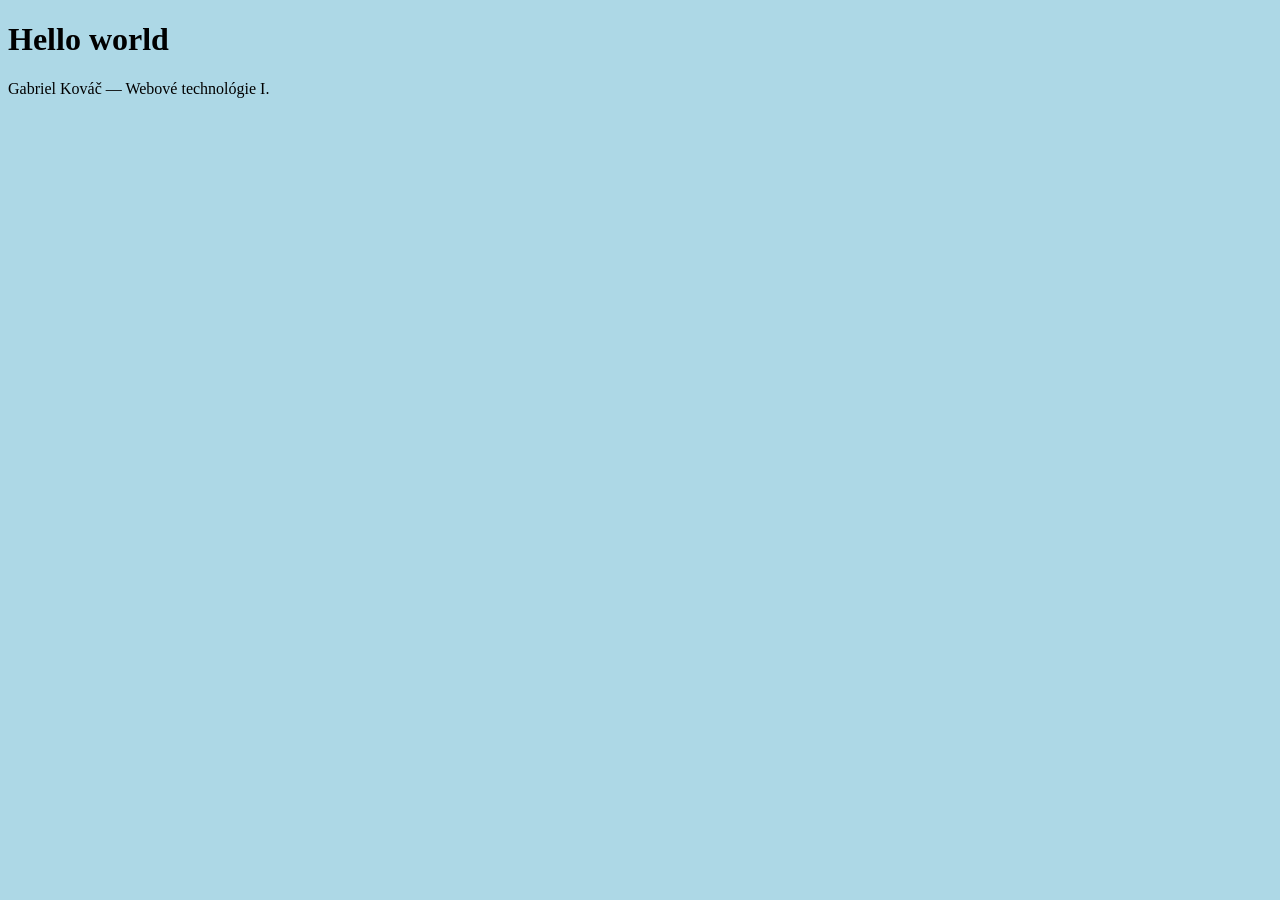
<file: index.html>
<!DOCTYPE html>
<html lang="sk">
  <head>
    <meta charset="UTF-8" />
    <meta name="viewport" content="width=device-width, initial-scale=1.0" />
    <title>Hello world</title>

    <style>
      body {
        background-color: lightblue;
      }
    </style>

  </head>
  <body>
    <h1>Hello world</h1>
    <p>Gabriel Kováč — Webové technológie I.</p>
  </body>
</html>
</file>
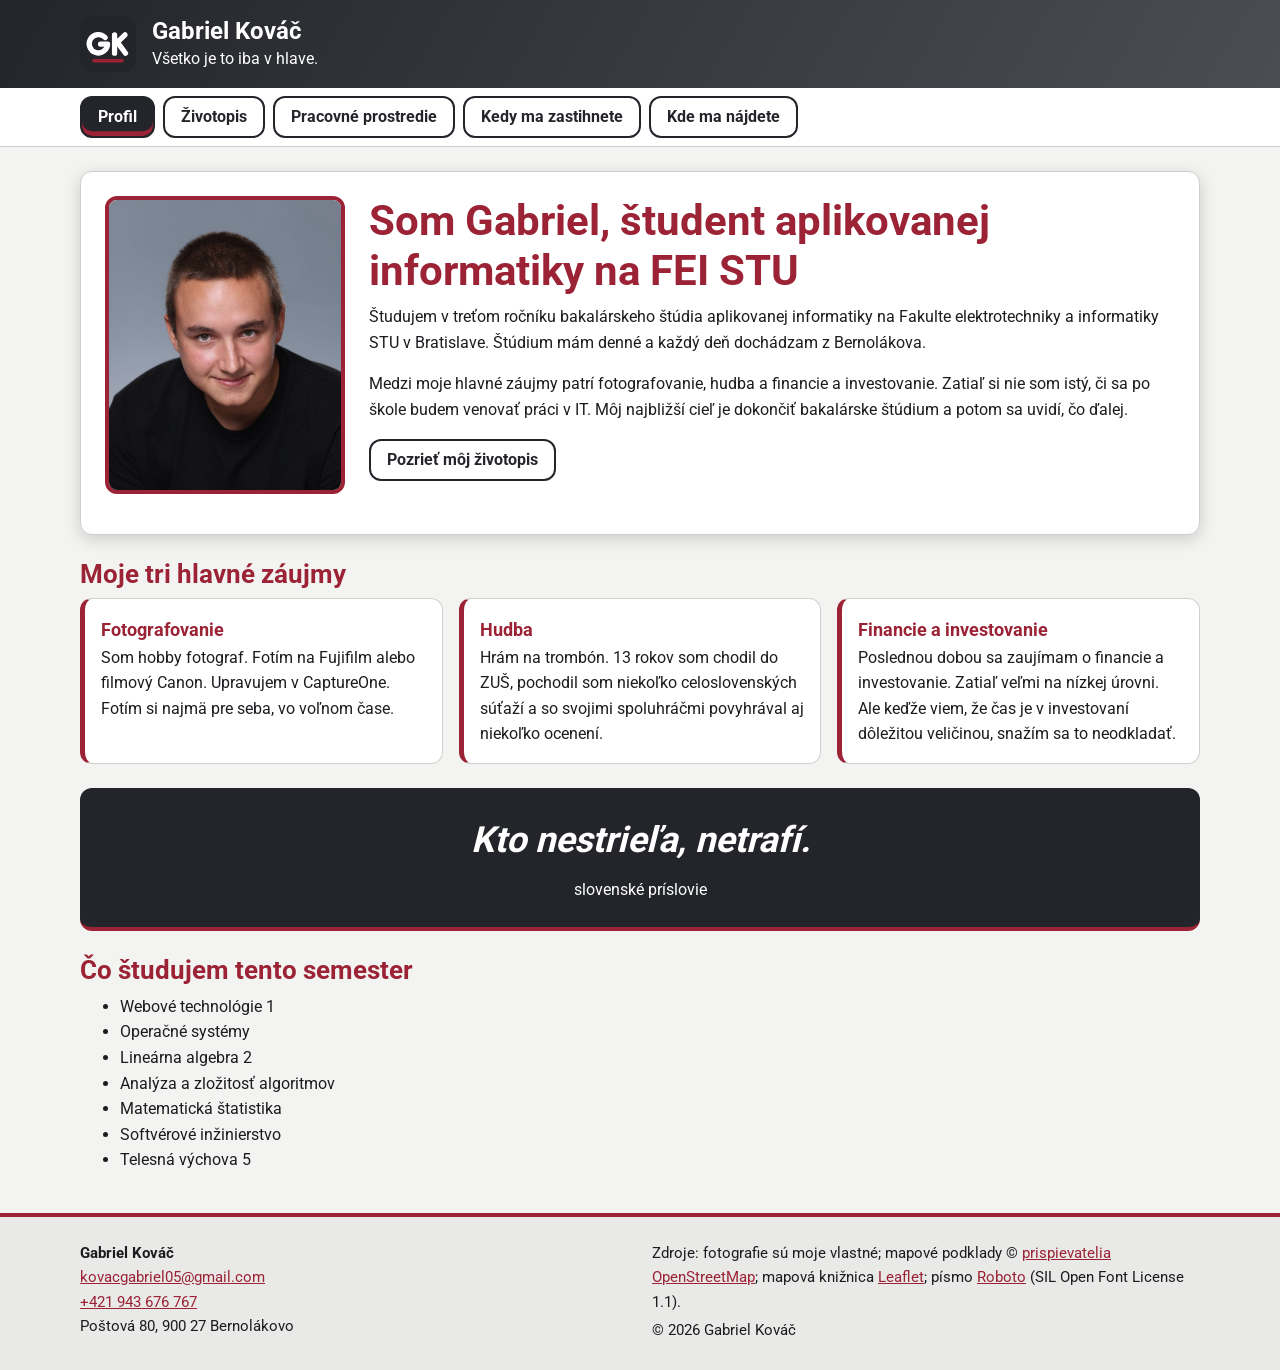
<file: Z1_Kovac/index.html>
<!doctype html>
<html lang="sk">
<head>
  <meta charset="utf-8">
  <meta name="viewport" content="width=device-width, initial-scale=1">
  <title>Profil | Gabriel Kováč</title>
  <meta name="description" content="Osobná vizitka Gabriela Kováča, študenta aplikovanej informatiky na FEI STU v Bratislave. Fotografovanie, hudba, financie a investovanie.">
  <meta property="og:type" content="website">
  <meta property="og:locale" content="sk_SK">
  <meta property="og:title" content="Profil | Gabriel Kováč">
  <meta property="og:description" content="Osobná vizitka Gabriela Kováča, študenta aplikovanej informatiky na FEI STU v Bratislave. Fotografovanie, hudba, financie a investovanie.">
  <meta property="og:image" content="img/og-image.jpg">
  <link rel="icon" href="favicon.ico" sizes="any">
  <link rel="icon" href="img/monogram.svg" type="image/svg+xml">
  <link rel="stylesheet" href="css/styles.css">
  <link rel="stylesheet" href="css/print.css" media="print">
  <script src="js/script.js" defer></script>
</head>
<body data-page="profile">
  <input class="nav-toggle" type="checkbox" id="nav-toggle">

  <header class="site-header">
    <div class="container site-header__inner">
      <div class="brand">
        <a href="index.html">
          <img class="brand__logo" src="img/monogram.svg" alt="Monogram GK" width="64" height="64">
        </a>
        <div>
          <p class="brand__name">Gabriel Kováč</p>
          <p class="brand__slogan">Všetko je to iba v hlave.</p>
        </div>
      </div>
      <label class="nav-toggle-label" for="nav-toggle">Menu</label>
    </div>
  </header>

  <nav class="site-nav">
    <ul class="site-nav__list">
        <li><a class="control is-active" href="index.html">Profil</a></li>
        <li><a class="control" href="pages/cv.html">Životopis</a></li>
        <li><a class="control" href="pages/workspace.html">Pracovné prostredie</a></li>
        <li><a class="control" href="pages/schedule.html">Kedy ma zastihnete</a></li>
        <li><a class="control" href="pages/map.html">Kde ma nájdete</a></li>
    </ul>
  </nav>

  <main id="main" class="container">
    <article class="card profile">
      <figure class="profile__photo">
        <img src="img/me.jpg" alt="Portrét Gabriela Kováča: usmiaty mladý muž s krátkymi vlasmi v čiernom tričku" width="800" height="1000" loading="lazy">
      </figure>
      <h1>Som Gabriel, študent aplikovanej informatiky na FEI STU</h1>
      <p>Študujem v treťom ročníku bakalárskeho štúdia aplikovanej informatiky na Fakulte elektrotechniky a informatiky STU v Bratislave. Štúdium mám denné a každý deň dochádzam z Bernolákova.</p>
      <p>Medzi moje hlavné záujmy patrí fotografovanie, hudba a financie a investovanie. Zatiaľ si nie som istý, či sa po škole budem venovať práci v IT. Môj najbližší cieľ je dokončiť bakalárske štúdium a potom sa uvidí, čo ďalej.</p>
      <p><a class="control" href="pages/cv.html">Pozrieť môj životopis</a></p>
    </article>

    <section>
      <h2>Moje tri hlavné záujmy</h2>
      <ul class="key-list">
        <li>
          <strong>Fotografovanie</strong>
          Som hobby fotograf. Fotím na Fujifilm alebo filmový Canon. Upravujem v CaptureOne. Fotím si najmä pre seba, vo voľnom čase.
        </li>
        <li>
          <strong>Hudba</strong>
          Hrám na trombón. 13 rokov som chodil do ZUŠ, pochodil som niekoľko celoslovenských súťaží a so svojimi spoluhráčmi povyhrával aj niekoľko ocenení.
        </li>
        <li>
          <strong>Financie a investovanie</strong>
          Poslednou dobou sa zaujímam o financie a investovanie. Zatiaľ veľmi na nízkej úrovni. Ale keďže viem, že čas je v investovaní dôležitou veličinou, snažím sa to neodkladať.
        </li>
      </ul>
    </section>

    <aside class="motto">
      <p class="motto__text">Kto nestrieľa, netrafí.</p>
      <p class="motto__source">slovenské príslovie</p>
    </aside>

    <section>
      <h2>Čo študujem tento semester</h2>
      <ul>
        <li>Webové technológie 1</li>
        <li>Operačné systémy</li>
        <li>Lineárna algebra 2</li>
        <li>Analýza a zložitosť algoritmov</li>
        <li>Matematická štatistika</li>
        <li>Softvérové inžinierstvo</li>
        <li>Telesná výchova 5</li>
      </ul>
    </section>
  </main>

  <footer class="site-footer">
    <div class="container site-footer__inner">
      <address>
        <strong>Gabriel Kováč</strong><br>
        <a href="mailto:kovacgabriel05@gmail.com">kovacgabriel05@gmail.com</a><br>
        <a href="tel:+421943676767">+421 943 676 767</a><br>
        Poštová 80, 900 27 Bernolákovo
      </address>
      <div class="site-footer__sources">
        <p>Zdroje: fotografie sú moje vlastné; mapové podklady © <a href="https://www.openstreetmap.org/copyright">prispievatelia OpenStreetMap</a>; mapová knižnica <a href="https://leafletjs.com/">Leaflet</a>; písmo <a href="https://github.com/googlefonts/roboto-classic">Roboto</a> (SIL Open Font License 1.1).</p>
        <p>© 2026 Gabriel Kováč</p>
      </div>
    </div>
  </footer>
</body>
</html>
</file>
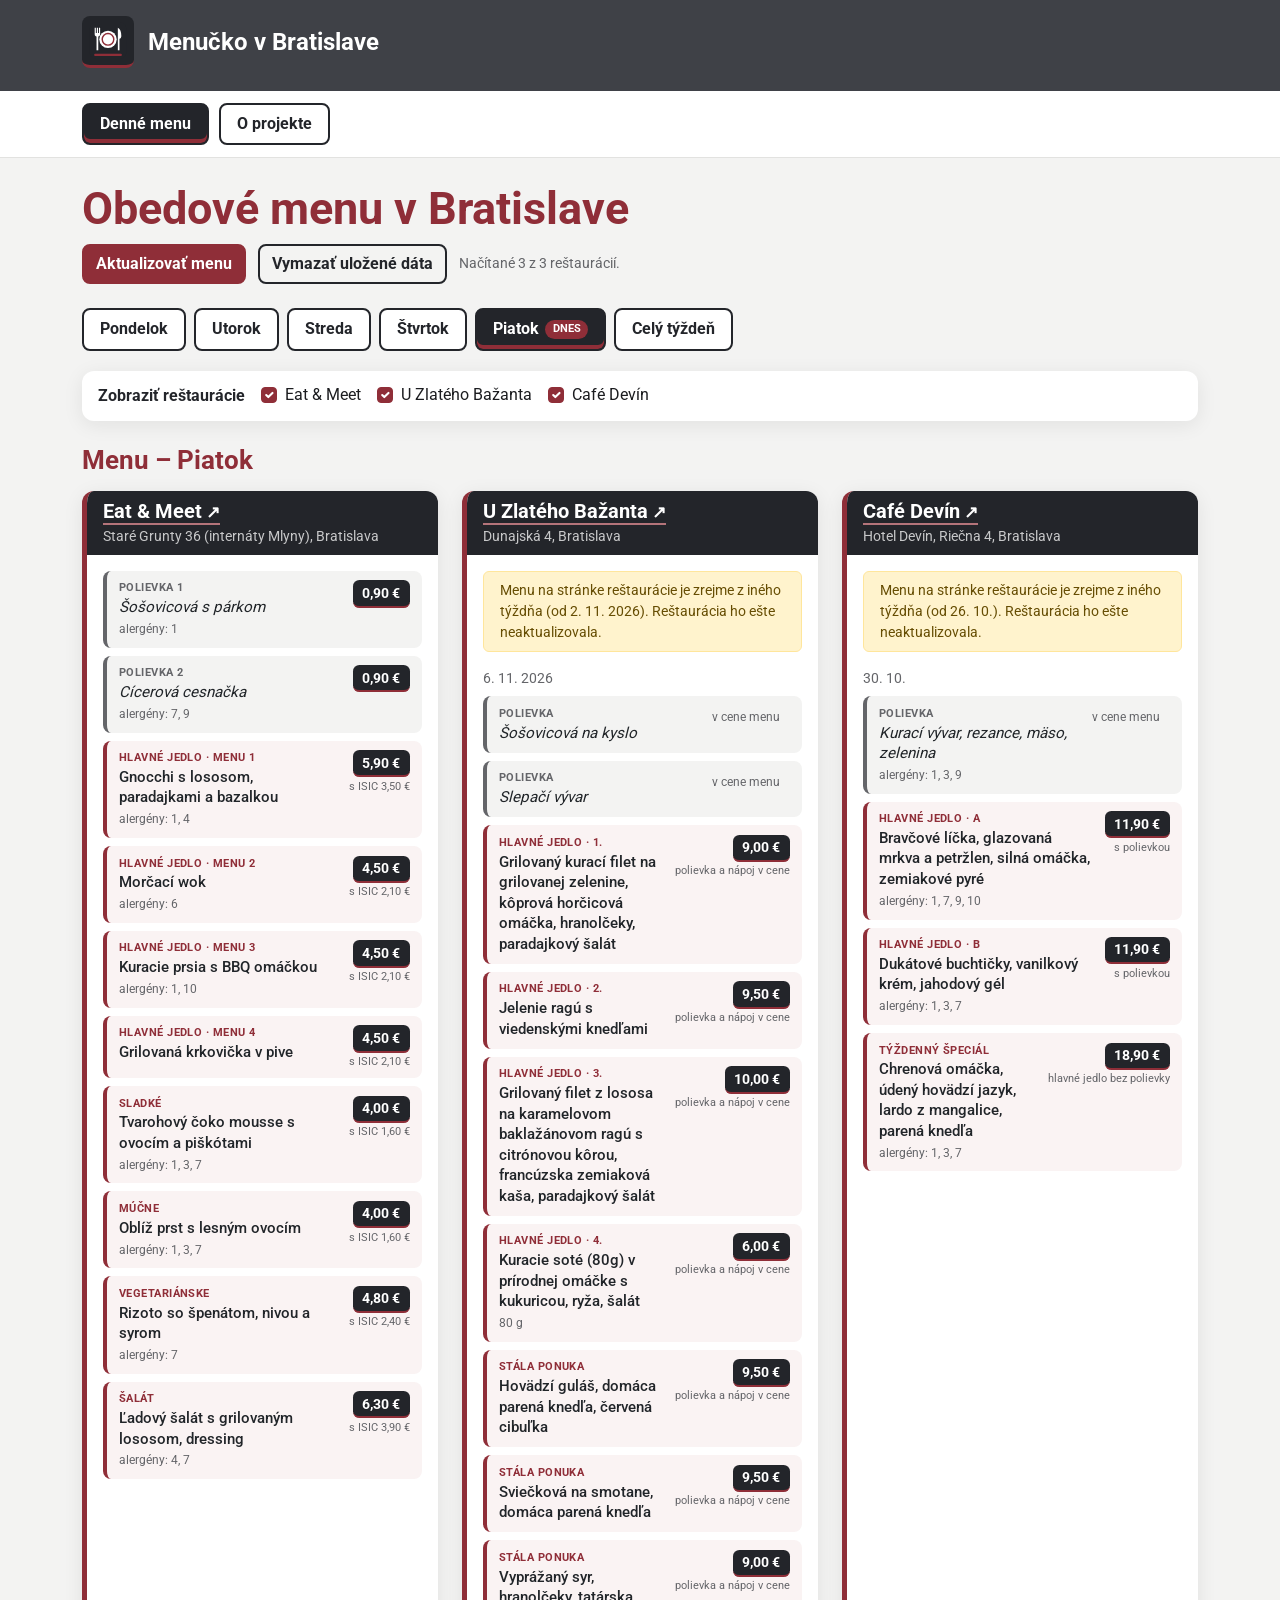
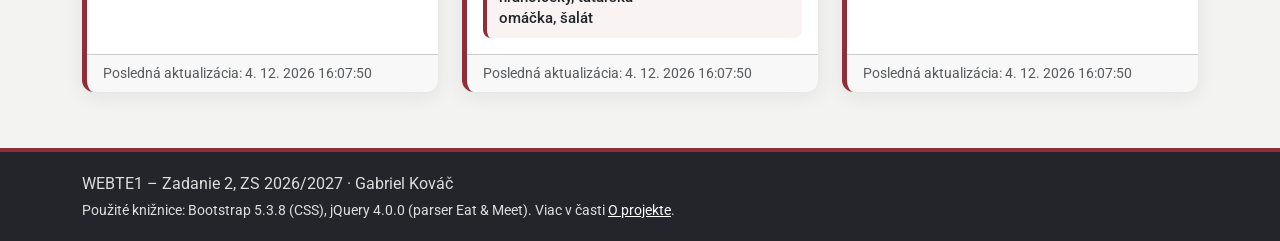
<file: Z2_Kovac/index.html>
<!DOCTYPE html>
<html lang="sk">
<head>
  <meta charset="utf-8">
  <meta name="viewport" content="width=device-width, initial-scale=1">
  <title>Obedové menu v okolí fakulty</title>
  <meta name="description" content="Denné menu reštaurácií v okolí FEI STU na jednom mieste.">
  <link rel="icon" href="favicon.svg" type="image/svg+xml">
  <link rel="stylesheet" href="lib/bootstrap.min.css">
  <link rel="stylesheet" href="css/styles.css">
  <script src="lib/jquery.min.js" defer></script>
  <script src="js/utils.js" defer></script>
  <script src="js/parsers.js" defer></script>
  <script src="js/script.js" defer></script>
</head>
<body>
  <header class="site-header">
    <div class="site-header__top">
      <div class="container">
        <a class="brand" href="index.html">
          <img class="brand__logo" src="favicon.svg" alt="" width="52" height="52">
          <span class="brand__text">
            <span class="brand__name">Menučko v Bratislave</span>

          </span>
        </a>
      </div>
    </div>
    <nav class="site-nav" aria-label="Hlavná navigácia">
      <div class="container">
        <ul class="main-nav">
          <li><a href="index.html" aria-current="page">Denné menu</a></li>
          <li><a href="o-projekte.html">O projekte</a></li>
        </ul>
      </div>
    </nav>
  </header>

  <main class="container py-4">
    <section class="intro" aria-labelledby="page-title">
      <h1 id="page-title">Obedové menu v Bratislave</h1>


      <div class="toolbar">
        <button id="refresh" type="button" class="btn btn-brand">Aktualizovať menu</button>
        <button id="clear" type="button" class="btn btn-outline-secondary">Vymazať uložené dáta</button>
        <p id="status" class="status" role="status" aria-live="polite">Menu sa načítava…</p>
      </div>
    </section>

    <p id="weekend-note" class="alert alert-info" hidden>
      Dnes je víkend a denné menu sa podáva iba v pracovné dni. Zobrazujeme menu na pondelok.
    </p>

    <nav class="day-nav" aria-label="Výber dňa">
      <ul id="day-tabs" class="day-tabs"></ul>
    </nav>

    <section class="filters" aria-labelledby="filters-title">
      <h2 id="filters-title" class="filters__title">Zobraziť reštaurácie</h2>
      <div id="filters" class="filters__list"></div>
    </section>

    <section aria-labelledby="menu-title">
      <h2 id="menu-title" class="menu-title">Menu</h2>
      <div id="cards" class="row g-4"></div>
    </section>
  </main>

  <footer class="site-footer">
    <div class="container">
      <p class="mb-1">WEBTE1 – Zadanie 2, ZS 2026/2027 · Gabriel Kováč</p>
      <p class="mb-0 small">
        Použité knižnice: Bootstrap 5.3.8 (CSS), jQuery 4.0.0 (parser Eat &amp; Meet).
        Viac v časti <a href="o-projekte.html">O projekte</a>.
      </p>
    </div>
  </footer>
</body>
</html>
</file>
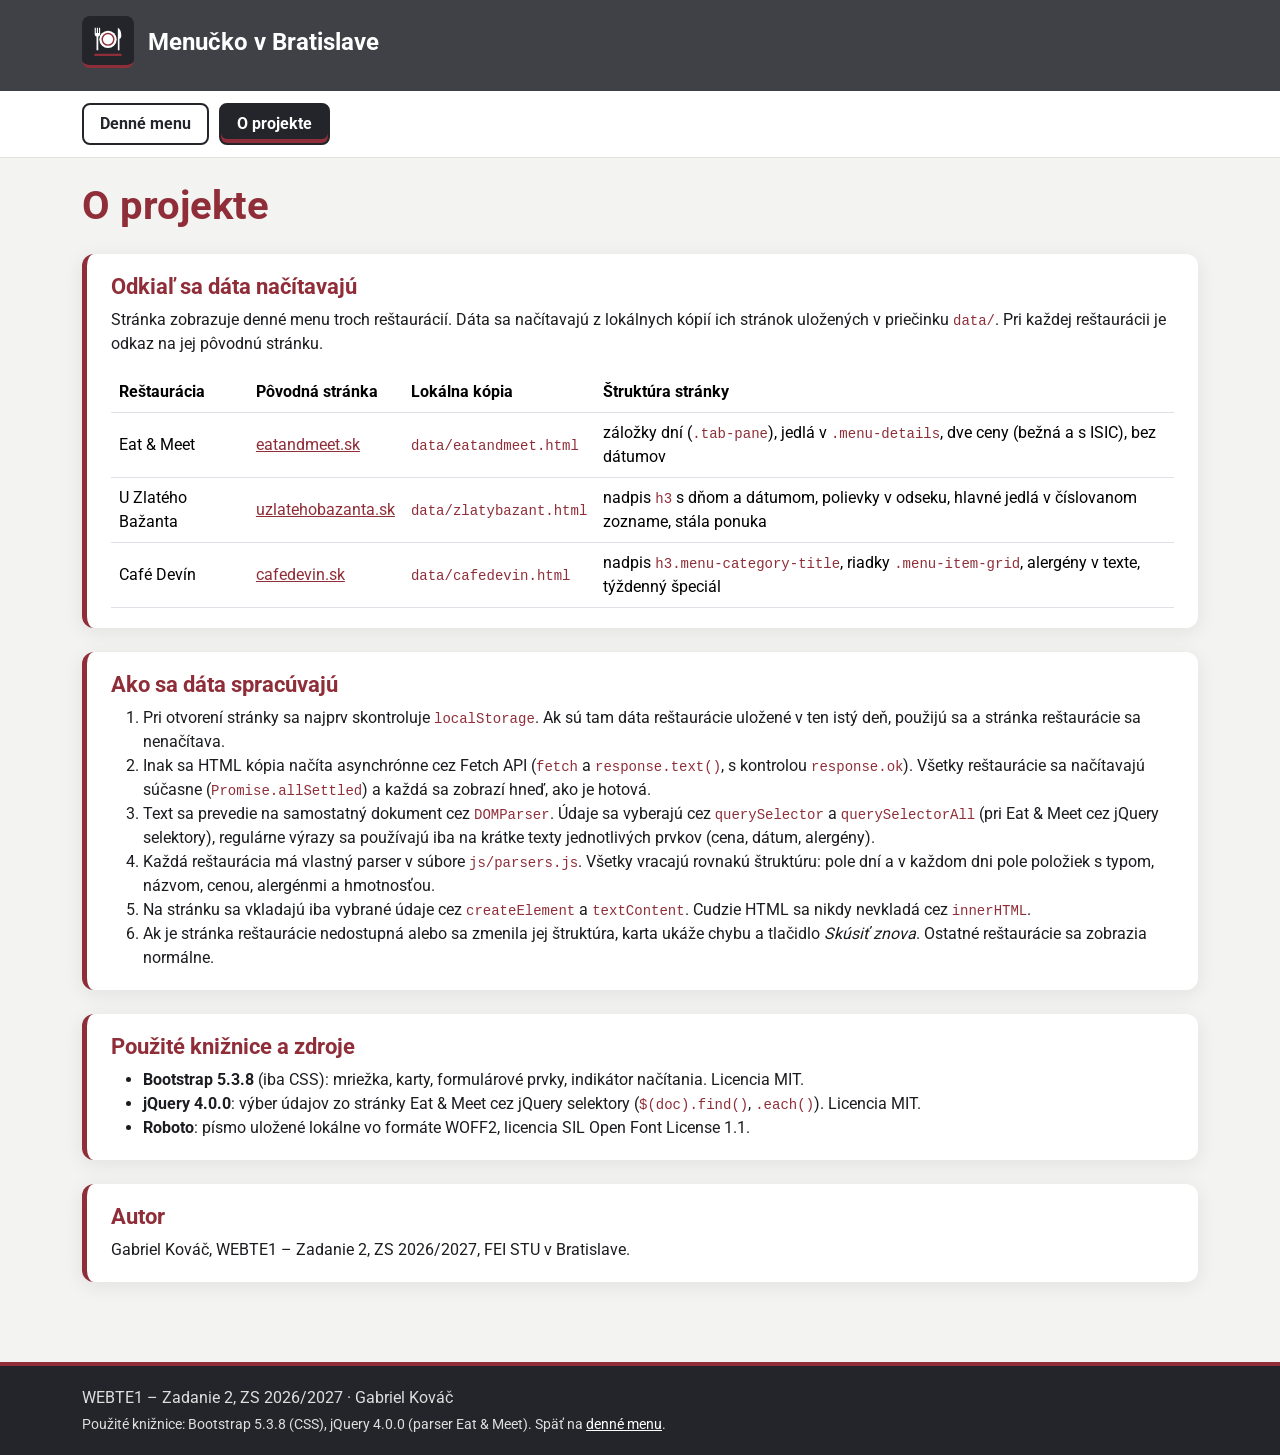
<file: Z2_Kovac/o-projekte.html>
<!DOCTYPE html>
<html lang="sk">
<head>
  <meta charset="utf-8">
  <meta name="viewport" content="width=device-width, initial-scale=1">
  <title>O projekte | Obedové menu v okolí fakulty</title>
  <meta name="description" content="Ako stránka Obedové menu v okolí fakulty získava a spracúva dáta.">
  <link rel="icon" href="favicon.svg" type="image/svg+xml">
  <link rel="stylesheet" href="lib/bootstrap.min.css">
  <link rel="stylesheet" href="css/styles.css">
</head>
<body>
  <header class="site-header">
    <div class="site-header__top">
      <div class="container">
        <a class="brand" href="index.html">
          <img class="brand__logo" src="favicon.svg" alt="" width="52" height="52">
          <span class="brand__text">
            <span class="brand__name">Menučko v Bratislave</span>

          </span>
        </a>
      </div>
    </div>
    <nav class="site-nav" aria-label="Hlavná navigácia">
      <div class="container">
        <ul class="main-nav">
          <li><a href="index.html">Denné menu</a></li>
          <li><a href="o-projekte.html" aria-current="page">O projekte</a></li>
        </ul>
      </div>
    </nav>
  </header>

  <main class="container py-4">
    <h1 class="mb-4">O projekte</h1>

    <section class="about-section" aria-labelledby="sources-title">
      <h2 id="sources-title">Odkiaľ sa dáta načítavajú</h2>
      <p>
        Stránka zobrazuje denné menu troch reštaurácií. Dáta sa načítavajú z lokálnych kópií ich stránok
        uložených v priečinku <code>data/</code>. Pri každej reštaurácii je odkaz na jej pôvodnú stránku.
      </p>
      <div class="table-responsive">
        <table class="table align-middle mb-0">
          <thead>
            <tr>
              <th scope="col">Reštaurácia</th>
              <th scope="col">Pôvodná stránka</th>
              <th scope="col">Lokálna kópia</th>
              <th scope="col">Štruktúra stránky</th>
            </tr>
          </thead>
          <tbody>
            <tr>
              <td>Eat &amp; Meet</td>
              <td><a href="https://eatandmeet.sk/tyzdenne-menu" target="_blank" rel="noopener">eatandmeet.sk</a></td>
              <td><code>data/eatandmeet.html</code></td>
              <td>záložky dní (<code>.tab-pane</code>), jedlá v <code>.menu-details</code>, dve ceny (bežná a s ISIC), bez dátumov</td>
            </tr>
            <tr>
              <td>U Zlatého Bažanta</td>
              <td><a href="https://uzlatehobazanta.sk/denne-menu/" target="_blank" rel="noopener">uzlatehobazanta.sk</a></td>
              <td><code>data/zlatybazant.html</code></td>
              <td>nadpis <code>h3</code> s dňom a dátumom, polievky v odseku, hlavné jedlá v číslovanom zozname, stála ponuka</td>
            </tr>
            <tr>
              <td>Café Devín</td>
              <td><a href="https://www.cafedevin.sk/menu/denne-business-menu/" target="_blank" rel="noopener">cafedevin.sk</a></td>
              <td><code>data/cafedevin.html</code></td>
              <td>nadpis <code>h3.menu-category-title</code>, riadky <code>.menu-item-grid</code>, alergény v texte, týždenný špeciál</td>
            </tr>
          </tbody>
        </table>
      </div>
    </section>

    <section class="about-section" aria-labelledby="processing-title">
      <h2 id="processing-title">Ako sa dáta spracúvajú</h2>
      <ol>
        <li>Pri otvorení stránky sa najprv skontroluje <code>localStorage</code>. Ak sú tam dáta reštaurácie uložené v ten istý deň, použijú sa a stránka reštaurácie sa nenačítava.</li>
        <li>Inak sa HTML kópia načíta asynchrónne cez Fetch API (<code>fetch</code> a <code>response.text()</code>, s kontrolou <code>response.ok</code>). Všetky reštaurácie sa načítavajú súčasne (<code>Promise.allSettled</code>) a každá sa zobrazí hneď, ako je hotová.</li>
        <li>Text sa prevedie na samostatný dokument cez <code>DOMParser</code>. Údaje sa vyberajú cez <code>querySelector</code> a <code>querySelectorAll</code> (pri Eat &amp; Meet cez jQuery selektory), regulárne výrazy sa používajú iba na krátke texty jednotlivých prvkov (cena, dátum, alergény).</li>
        <li>Každá reštaurácia má vlastný parser v súbore <code>js/parsers.js</code>. Všetky vracajú rovnakú štruktúru: pole dní a v každom dni pole položiek s typom, názvom, cenou, alergénmi a hmotnosťou.</li>
        <li>Na stránku sa vkladajú iba vybrané údaje cez <code>createElement</code> a <code>textContent</code>. Cudzie HTML sa nikdy nevkladá cez <code>innerHTML</code>.</li>
        <li>Ak je stránka reštaurácie nedostupná alebo sa zmenila jej štruktúra, karta ukáže chybu a tlačidlo <em>Skúsiť znova</em>. Ostatné reštaurácie sa zobrazia normálne.</li>
      </ol>
    </section>

    <section class="about-section" aria-labelledby="libraries-title">
      <h2 id="libraries-title">Použité knižnice a zdroje</h2>
      <ul>
        <li><strong>Bootstrap 5.3.8</strong> (iba CSS): mriežka, karty, formulárové prvky, indikátor načítania. Licencia MIT.</li>
        <li><strong>jQuery 4.0.0</strong>: výber údajov zo stránky Eat &amp; Meet cez jQuery selektory (<code>$(doc).find()</code>, <code>.each()</code>). Licencia MIT.</li>
        <li><strong>Roboto</strong>: písmo uložené lokálne vo formáte WOFF2, licencia SIL Open Font License 1.1.</li>
      </ul>
    </section>

    <section class="about-section" aria-labelledby="author-title">
      <h2 id="author-title">Autor</h2>
      <p class="mb-0">Gabriel Kováč, WEBTE1 – Zadanie 2, ZS 2026/2027, FEI STU v Bratislave.</p>
    </section>
  </main>

  <footer class="site-footer">
    <div class="container">
      <p class="mb-1">WEBTE1 – Zadanie 2, ZS 2026/2027 · Gabriel Kováč</p>
      <p class="mb-0 small">
        Použité knižnice: Bootstrap 5.3.8 (CSS), jQuery 4.0.0 (parser Eat &amp; Meet).
        Späť na <a href="index.html">denné menu</a>.
      </p>
    </div>
  </footer>
</body>
</html>
</file>
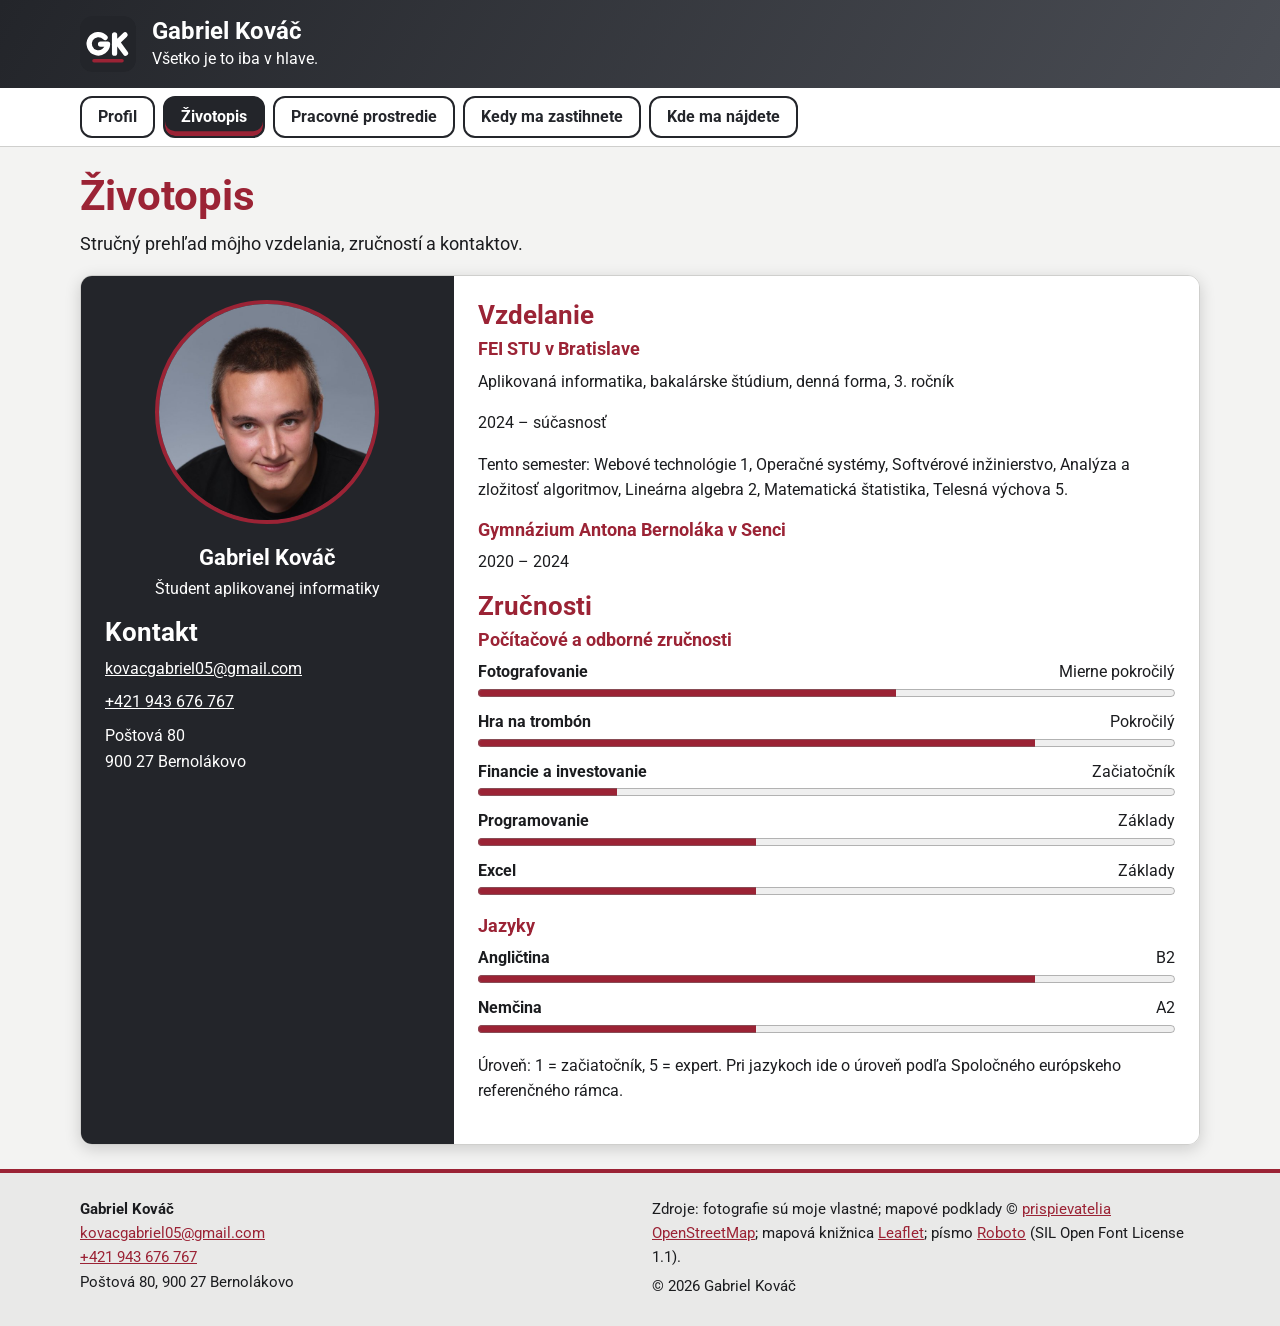
<file: Z1_Kovac/pages/cv.html>
<!doctype html>
<html lang="sk">
<head>
  <meta charset="utf-8">
  <meta name="viewport" content="width=device-width, initial-scale=1">
  <title>Životopis | Gabriel Kováč</title>
  <meta name="description" content="Životopis Gabriela Kováča: vzdelanie, počítačové a jazykové zručnosti a kontaktné údaje.">
  <meta property="og:type" content="website">
  <meta property="og:locale" content="sk_SK">
  <meta property="og:title" content="Životopis | Gabriel Kováč">
  <meta property="og:description" content="Životopis Gabriela Kováča: vzdelanie, počítačové a jazykové zručnosti a kontaktné údaje.">
  <meta property="og:image" content="../img/og-image.jpg">
  <link rel="icon" href="../favicon.ico" sizes="any">
  <link rel="icon" href="../img/monogram.svg" type="image/svg+xml">
  <link rel="stylesheet" href="../css/styles.css">
  <link rel="stylesheet" href="../css/print.css" media="print">
  <script src="../js/script.js" defer></script>
</head>
<body data-page="cv">
  <input class="nav-toggle" type="checkbox" id="nav-toggle">

  <header class="site-header">
    <div class="container site-header__inner">
      <div class="brand">
        <a href="../index.html">
          <img class="brand__logo" src="../img/monogram.svg" alt="Monogram GK" width="64" height="64">
        </a>
        <div>
          <p class="brand__name">Gabriel Kováč</p>
          <p class="brand__slogan">Všetko je to iba v hlave.</p>
        </div>
      </div>
      <label class="nav-toggle-label" for="nav-toggle">Menu</label>
    </div>
  </header>

  <nav class="site-nav">
    <ul class="site-nav__list">
        <li><a class="control" href="../index.html">Profil</a></li>
        <li><a class="control is-active" href="cv.html">Životopis</a></li>
        <li><a class="control" href="workspace.html">Pracovné prostredie</a></li>
        <li><a class="control" href="schedule.html">Kedy ma zastihnete</a></li>
        <li><a class="control" href="map.html">Kde ma nájdete</a></li>
    </ul>
  </nav>

  <main id="main" class="container">
    <h1>Životopis</h1>
    <p class="lead">Stručný prehľad môjho vzdelania, zručností a kontaktov.</p>

    <div class="cv">
      <aside class="cv__side">
        <img class="cv__photo" src="../img/me-cv.jpg" alt="Gabriel Kováč, portrét" width="600" height="600" loading="lazy">
        <p class="cv__name">Gabriel Kováč</p>
        <p class="cv__role">Študent aplikovanej informatiky</p>
        <h2>Kontakt</h2>
        <address>
          <ul class="contact-list">
            <li><a href="mailto:kovacgabriel05@gmail.com">kovacgabriel05@gmail.com</a></li>
            <li><a href="tel:+421943676767">+421 943 676 767</a></li>
            <li>Poštová 80<br>900 27 Bernolákovo</li>
          </ul>
        </address>
      </aside>

      <div class="cv__main">
        <section>
          <h2>Vzdelanie</h2>
          <article>
            <h3>FEI STU v Bratislave</h3>
            <p>Aplikovaná informatika, bakalárske štúdium, denná forma, 3. ročník</p>
            <p>2024 – súčasnosť</p>
            <p>Tento semester: Webové technológie 1, Operačné systémy, Softvérové inžinierstvo, Analýza a zložitosť algoritmov, Lineárna algebra 2, Matematická štatistika, Telesná výchova 5.</p>
          </article>
          <article>
            <h3>Gymnázium Antona Bernoláka v Senci</h3>
            <p>2020 – 2024</p>
          </article>
        </section>

        <section>
          <h2>Zručnosti</h2>
          <h3>Počítačové a odborné zručnosti</h3>
          <ul class="skill-list">
          <li class="skill">
            <span class="skill__name">Fotografovanie</span>
            <span class="skill__level">Mierne pokročilý</span>
            <progress max="5" value="3">3 z 5</progress>
          </li>
          <li class="skill">
            <span class="skill__name">Hra na trombón</span>
            <span class="skill__level">Pokročilý</span>
            <progress max="5" value="4">4 z 5</progress>
          </li>
          <li class="skill">
            <span class="skill__name">Financie a investovanie</span>
            <span class="skill__level">Začiatočník</span>
            <progress max="5" value="1">1 z 5</progress>
          </li>
          <li class="skill">
            <span class="skill__name">Programovanie</span>
            <span class="skill__level">Základy</span>
            <progress max="5" value="2">2 z 5</progress>
          </li>
          <li class="skill">
            <span class="skill__name">Excel</span>
            <span class="skill__level">Základy</span>
            <progress max="5" value="2">2 z 5</progress>
          </li>
          </ul>
          <h3>Jazyky</h3>
          <ul class="skill-list">
          <li class="skill">
            <span class="skill__name">Angličtina</span>
            <span class="skill__level">B2</span>
            <progress max="5" value="4">4 z 5</progress>
          </li>
          <li class="skill">
            <span class="skill__name">Nemčina</span>
            <span class="skill__level">A2</span>
            <progress max="5" value="2">2 z 5</progress>
          </li>
          </ul>
          <p>Úroveň: 1 = začiatočník, 5 = expert. Pri jazykoch ide o úroveň podľa Spoločného európskeho referenčného rámca.</p>
        </section>
      </div>
    </div>
  </main>

  <footer class="site-footer">
    <div class="container site-footer__inner">
      <address>
        <strong>Gabriel Kováč</strong><br>
        <a href="mailto:kovacgabriel05@gmail.com">kovacgabriel05@gmail.com</a><br>
        <a href="tel:+421943676767">+421 943 676 767</a><br>
        Poštová 80, 900 27 Bernolákovo
      </address>
      <div class="site-footer__sources">
        <p>Zdroje: fotografie sú moje vlastné; mapové podklady © <a href="https://www.openstreetmap.org/copyright">prispievatelia OpenStreetMap</a>; mapová knižnica <a href="https://leafletjs.com/">Leaflet</a>; písmo <a href="https://github.com/googlefonts/roboto-classic">Roboto</a> (SIL Open Font License 1.1).</p>
        <p>© 2026 Gabriel Kováč</p>
      </div>
    </div>
  </footer>
</body>
</html>
</file>
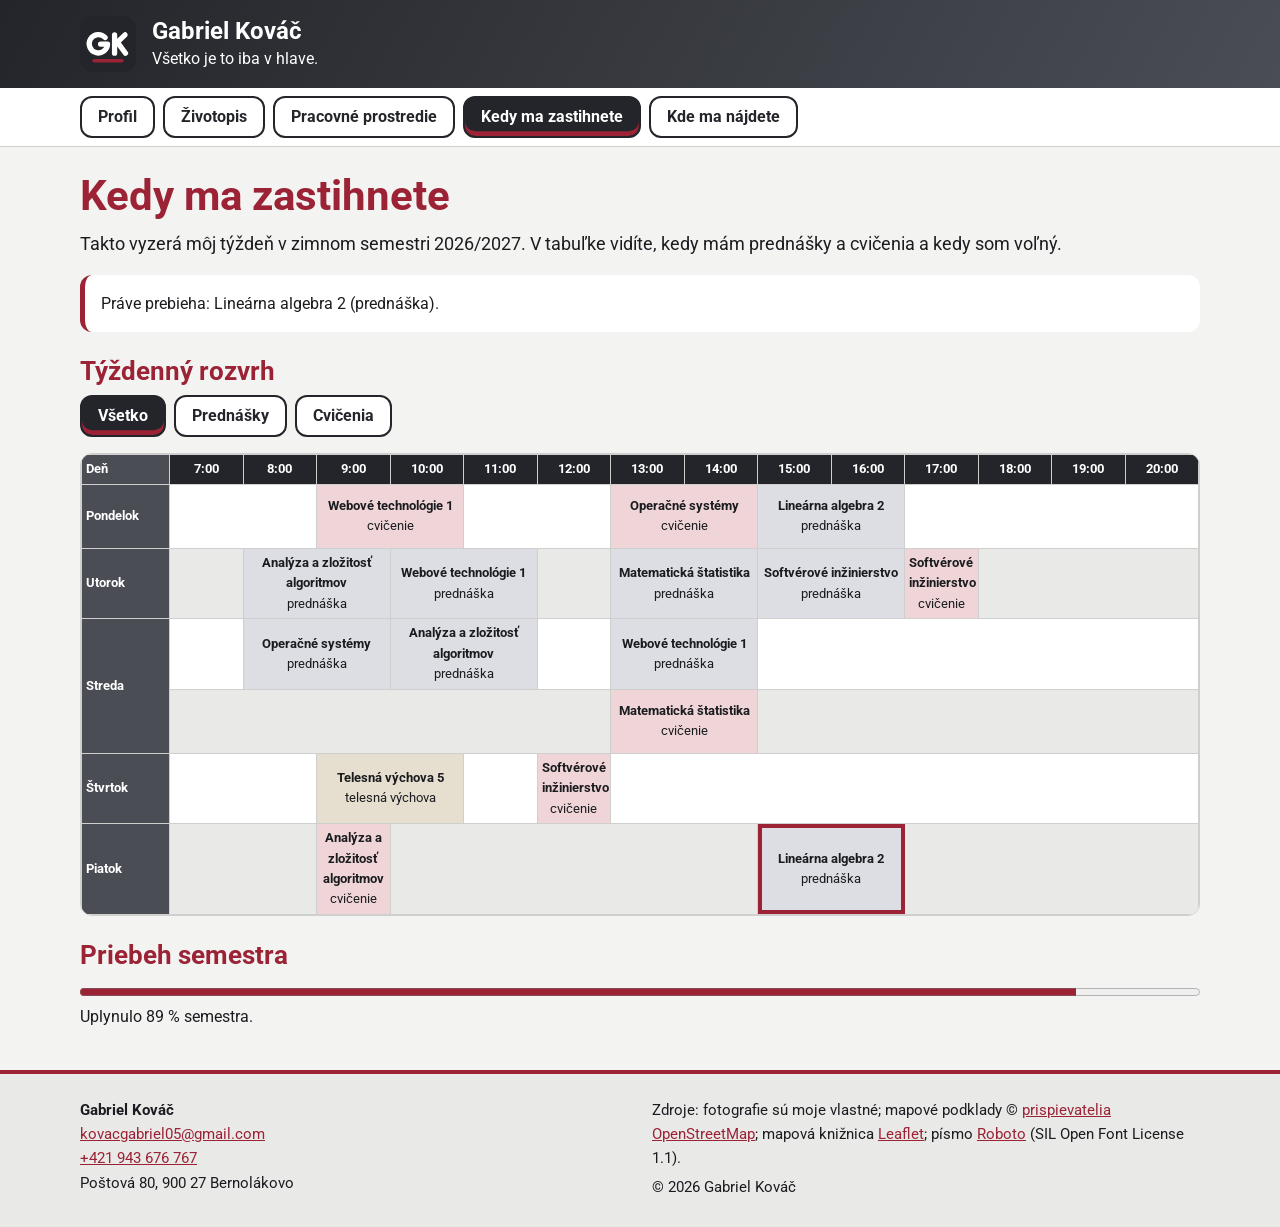
<file: Z1_Kovac/pages/schedule.html>
<!doctype html>
<html lang="sk">
<head>
  <meta charset="utf-8">
  <meta name="viewport" content="width=device-width, initial-scale=1">
  <title>Kedy ma zastihnete | Gabriel Kováč</title>
  <meta name="description" content="Môj rozvrh na zimný semester 2026/2027: prednášky, cvičenia, práve prebiehajúca hodina a priebeh semestra.">
  <meta property="og:type" content="website">
  <meta property="og:locale" content="sk_SK">
  <meta property="og:title" content="Kedy ma zastihnete | Gabriel Kováč">
  <meta property="og:description" content="Môj rozvrh na zimný semester 2026/2027: prednášky, cvičenia, práve prebiehajúca hodina a priebeh semestra.">
  <meta property="og:image" content="../img/og-image.jpg">
  <link rel="icon" href="../favicon.ico" sizes="any">
  <link rel="icon" href="../img/monogram.svg" type="image/svg+xml">
  <link rel="stylesheet" href="../css/styles.css">
  <link rel="stylesheet" href="../css/print.css" media="print">
  <script src="../js/script.js" defer></script>
</head>
<body data-page="schedule">
  <input class="nav-toggle" type="checkbox" id="nav-toggle">

  <header class="site-header">
    <div class="container site-header__inner">
      <div class="brand">
        <a href="../index.html">
          <img class="brand__logo" src="../img/monogram.svg" alt="Monogram GK" width="64" height="64">
        </a>
        <div>
          <p class="brand__name">Gabriel Kováč</p>
          <p class="brand__slogan">Všetko je to iba v hlave.</p>
        </div>
      </div>
      <label class="nav-toggle-label" for="nav-toggle">Menu</label>
    </div>
  </header>

  <nav class="site-nav">
    <ul class="site-nav__list">
        <li><a class="control" href="../index.html">Profil</a></li>
        <li><a class="control" href="cv.html">Životopis</a></li>
        <li><a class="control" href="workspace.html">Pracovné prostredie</a></li>
        <li><a class="control is-active" href="schedule.html">Kedy ma zastihnete</a></li>
        <li><a class="control" href="map.html">Kde ma nájdete</a></li>
    </ul>
  </nav>

  <main id="main" class="container">
    <h1>Kedy ma zastihnete</h1>
    <p class="lead">Takto vyzerá môj týždeň v zimnom semestri 2026/2027. V tabuľke vidíte, kedy mám prednášky a cvičenia a kedy som voľný.</p>

    <div class="status" id="schedule-status">
      <p>Zisťujem, či práve prebieha nejaká hodina…</p>
    </div>

    <h2>Týždenný rozvrh</h2>
    <div class="filters">
      <button class="control is-active" type="button" data-filter="all">Všetko</button>
      <button class="control" type="button" data-filter="lecture">Prednášky</button>
      <button class="control" type="button" data-filter="exercise">Cvičenia</button>
    </div>

    <p class="empty-state" id="schedule-empty" hidden>Pre tento filter som v rozvrhu nenašiel žiadne hodiny. Vyberte iný filter alebo zobrazte všetko.</p>

    <div class="table-wrap" id="schedule-wrap">
      <table class="schedule" id="schedule-table">
        <thead>
        <tr>
          <th class="day" scope="col">Deň</th>
          <th scope="col">7:00</th>
          <th scope="col">8:00</th>
          <th scope="col">9:00</th>
          <th scope="col">10:00</th>
          <th scope="col">11:00</th>
          <th scope="col">12:00</th>
          <th scope="col">13:00</th>
          <th scope="col">14:00</th>
          <th scope="col">15:00</th>
          <th scope="col">16:00</th>
          <th scope="col">17:00</th>
          <th scope="col">18:00</th>
          <th scope="col">19:00</th>
          <th scope="col">20:00</th>
        </tr>
        </thead>
        <tbody>
        <tr>
          <th class="day" scope="row">Pondelok</th>
          <td class="free" colspan="2"></td>
          <td class="lesson" colspan="2" data-type="exercise" data-day="1" data-start="09:00" data-end="10:50"><strong>Webové technológie 1</strong><span>cvičenie</span></td>
          <td class="free" colspan="2"></td>
          <td class="lesson" colspan="2" data-type="exercise" data-day="1" data-start="13:00" data-end="14:50"><strong>Operačné systémy</strong><span>cvičenie</span></td>
          <td class="lesson" colspan="2" data-type="lecture" data-day="1" data-start="15:00" data-end="16:50"><strong>Lineárna algebra 2</strong><span>prednáška</span></td>
          <td class="free" colspan="4"></td>
        </tr>
        <tr>
          <th class="day" scope="row">Utorok</th>
          <td class="free"></td>
          <td class="lesson" colspan="2" data-type="lecture" data-day="2" data-start="08:00" data-end="09:50"><strong>Analýza a zložitosť algoritmov</strong><span>prednáška</span></td>
          <td class="lesson" colspan="2" data-type="lecture" data-day="2" data-start="10:00" data-end="11:50"><strong>Webové technológie 1</strong><span>prednáška</span></td>
          <td class="free"></td>
          <td class="lesson" colspan="2" data-type="lecture" data-day="2" data-start="13:00" data-end="14:50"><strong>Matematická štatistika</strong><span>prednáška</span></td>
          <td class="lesson" colspan="2" data-type="lecture" data-day="2" data-start="15:00" data-end="16:50"><strong>Softvérové inžinierstvo</strong><span>prednáška</span></td>
          <td class="lesson" data-type="exercise" data-day="2" data-start="17:00" data-end="17:50"><strong>Softvérové inžinierstvo</strong><span>cvičenie</span></td>
          <td class="free" colspan="3"></td>
        </tr>
        <tr>
          <th class="day" scope="row" rowspan="2">Streda</th>
          <td class="free"></td>
          <td class="lesson" colspan="2" data-type="lecture" data-day="3" data-start="08:00" data-end="09:50"><strong>Operačné systémy</strong><span>prednáška</span></td>
          <td class="lesson" colspan="2" data-type="lecture" data-day="3" data-start="10:00" data-end="11:50"><strong>Analýza a zložitosť algoritmov</strong><span>prednáška</span></td>
          <td class="free"></td>
          <td class="lesson" colspan="2" data-type="lecture" data-day="3" data-start="13:00" data-end="14:50"><strong>Webové technológie 1</strong><span>prednáška</span></td>
          <td class="free" colspan="6"></td>
        </tr>
        <tr>
          <td class="free" colspan="6"></td>
          <td class="lesson" colspan="2" data-type="exercise" data-day="3" data-start="13:00" data-end="14:50"><strong>Matematická štatistika</strong><span>cvičenie</span></td>
          <td class="free" colspan="6"></td>
        </tr>
        <tr>
          <th class="day" scope="row">Štvrtok</th>
          <td class="free" colspan="2"></td>
          <td class="lesson" colspan="2" data-type="pe" data-day="4" data-start="09:00" data-end="10:50"><strong>Telesná výchova 5</strong><span>telesná výchova</span></td>
          <td class="free"></td>
          <td class="lesson" data-type="exercise" data-day="4" data-start="12:00" data-end="12:50"><strong>Softvérové inžinierstvo</strong><span>cvičenie</span></td>
          <td class="free" colspan="8"></td>
        </tr>
        <tr>
          <th class="day" scope="row">Piatok</th>
          <td class="free" colspan="2"></td>
          <td class="lesson" data-type="exercise" data-day="5" data-start="09:00" data-end="09:50"><strong>Analýza a zložitosť algoritmov</strong><span>cvičenie</span></td>
          <td class="free" colspan="5"></td>
          <td class="lesson" colspan="2" data-type="lecture" data-day="5" data-start="15:00" data-end="16:50"><strong>Lineárna algebra 2</strong><span>prednáška</span></td>
          <td class="free" colspan="4"></td>
        </tr>
        </tbody>
      </table>
    </div>

    <h2>Priebeh semestra</h2>
    <progress id="semester-progress" max="100" value="0">0 %</progress>
    <p id="semester-label"></p>
  </main>

  <footer class="site-footer">
    <div class="container site-footer__inner">
      <address>
        <strong>Gabriel Kováč</strong><br>
        <a href="mailto:kovacgabriel05@gmail.com">kovacgabriel05@gmail.com</a><br>
        <a href="tel:+421943676767">+421 943 676 767</a><br>
        Poštová 80, 900 27 Bernolákovo
      </address>
      <div class="site-footer__sources">
        <p>Zdroje: fotografie sú moje vlastné; mapové podklady © <a href="https://www.openstreetmap.org/copyright">prispievatelia OpenStreetMap</a>; mapová knižnica <a href="https://leafletjs.com/">Leaflet</a>; písmo <a href="https://github.com/googlefonts/roboto-classic">Roboto</a> (SIL Open Font License 1.1).</p>
        <p>© 2026 Gabriel Kováč</p>
      </div>
    </div>
  </footer>
</body>
</html>
</file>
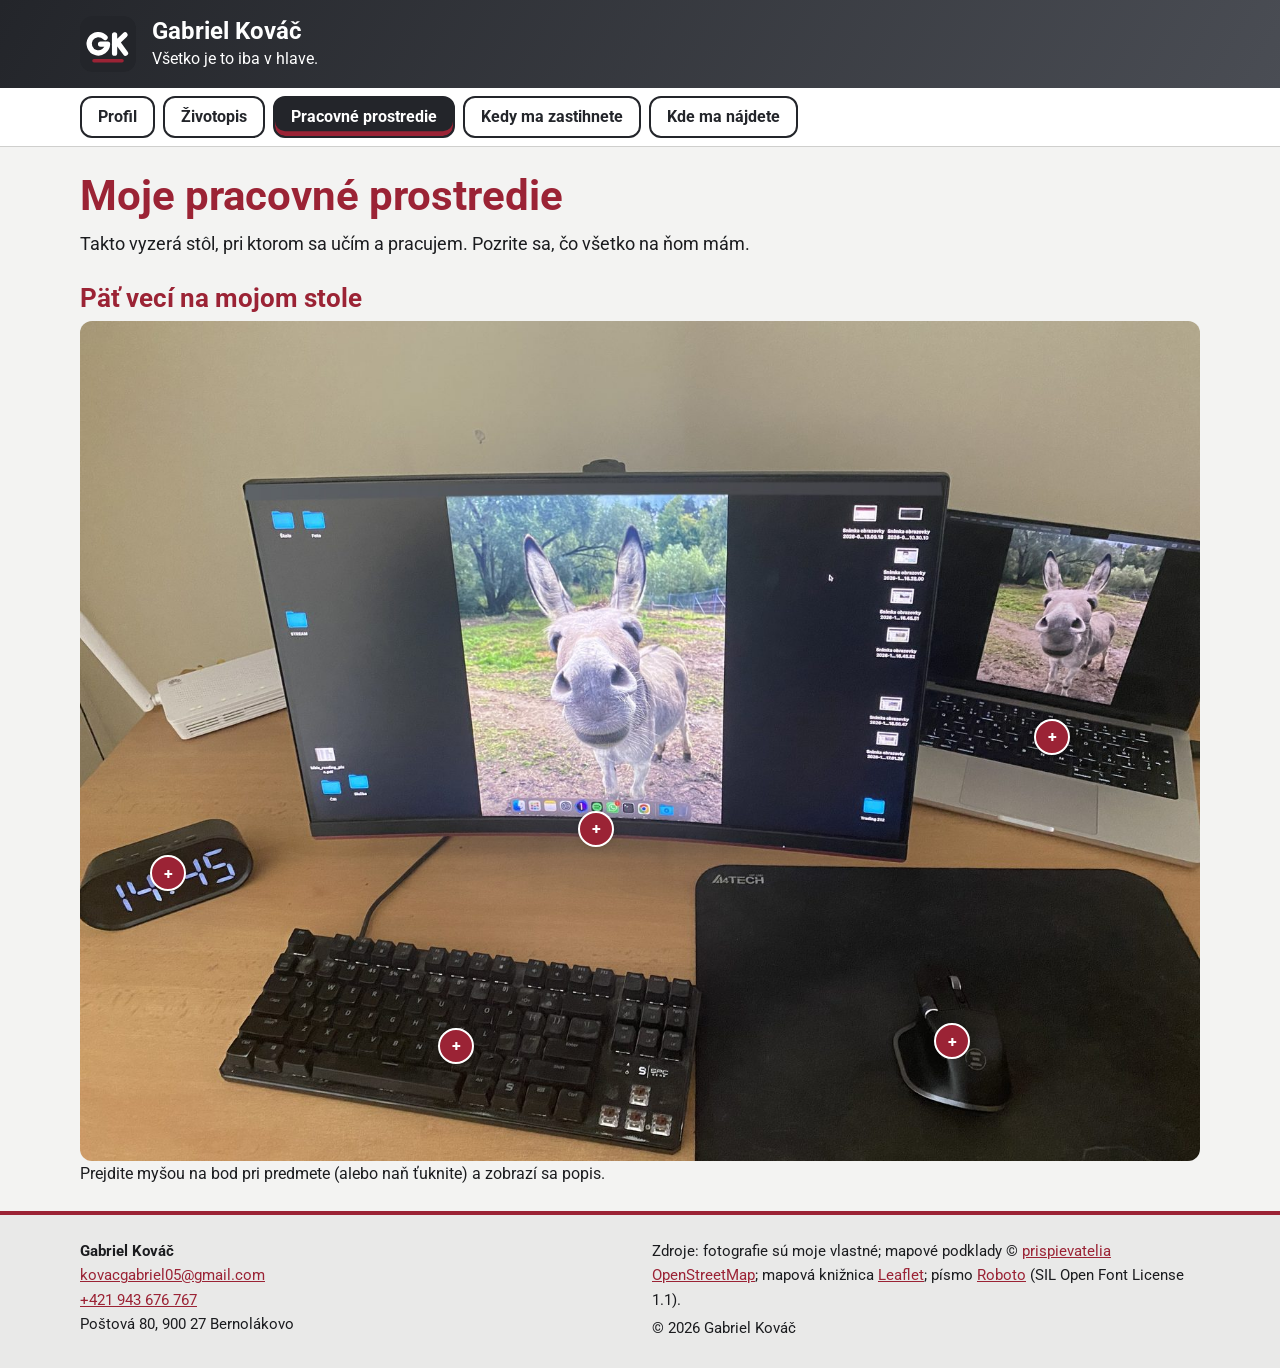
<file: Z1_Kovac/pages/workspace.html>
<!doctype html>
<html lang="sk">
<head>
  <meta charset="utf-8">
  <meta name="viewport" content="width=device-width, initial-scale=1">
  <title>Pracovné prostredie | Gabriel Kováč</title>
  <meta name="description" content="Môj pracovný stôl: MacBook Pro M4, monitor AOC, mechanická klávesnica, myš a budík. Prejdite myšou po obrázku a zistite, na čo ich používam.">
  <meta property="og:type" content="website">
  <meta property="og:locale" content="sk_SK">
  <meta property="og:title" content="Pracovné prostredie | Gabriel Kováč">
  <meta property="og:description" content="Môj pracovný stôl: MacBook Pro M4, monitor AOC, mechanická klávesnica, myš a budík. Prejdite myšou po obrázku a zistite, na čo ich používam.">
  <meta property="og:image" content="../img/og-image.jpg">
  <link rel="icon" href="../favicon.ico" sizes="any">
  <link rel="icon" href="../img/monogram.svg" type="image/svg+xml">
  <link rel="stylesheet" href="../css/styles.css">
  <link rel="stylesheet" href="../css/print.css" media="print">
  <script src="../js/script.js" defer></script>
</head>
<body data-page="workspace">
  <input class="nav-toggle" type="checkbox" id="nav-toggle">

  <header class="site-header">
    <div class="container site-header__inner">
      <div class="brand">
        <a href="../index.html">
          <img class="brand__logo" src="../img/monogram.svg" alt="Monogram GK" width="64" height="64">
        </a>
        <div>
          <p class="brand__name">Gabriel Kováč</p>
          <p class="brand__slogan">Všetko je to iba v hlave.</p>
        </div>
      </div>
      <label class="nav-toggle-label" for="nav-toggle">Menu</label>
    </div>
  </header>

  <nav class="site-nav">
    <ul class="site-nav__list">
        <li><a class="control" href="../index.html">Profil</a></li>
        <li><a class="control" href="cv.html">Životopis</a></li>
        <li><a class="control is-active" href="workspace.html">Pracovné prostredie</a></li>
        <li><a class="control" href="schedule.html">Kedy ma zastihnete</a></li>
        <li><a class="control" href="map.html">Kde ma nájdete</a></li>
    </ul>
  </nav>

  <main id="main" class="container">
    <h1>Moje pracovné prostredie</h1>
    <p class="lead">Takto vyzerá stôl, pri ktorom sa učím a pracujem. Pozrite sa, čo všetko na ňom mám.</p>

    <h2>Päť vecí na mojom stole</h2>
    <figure>
      <div class="stage">
        <img class="stage__image" src="../img/workspace.jpg" alt="Môj pracovný stôl: zakrivený monitor AOC, mechanická klávesnica, bezdrôtová myš na podložke, digitálny budík a MacBook Pro" width="1600" height="1200" loading="lazy">
        <ul class="hotspots" id="hotspots"></ul>
      </div>
      <figcaption>Prejdite myšou na bod pri predmete (alebo naň ťuknite) a zobrazí sa popis.</figcaption>
    </figure>
    <noscript>
      <p>Interaktívne popisy sa zobrazia po zapnutí JavaScriptu. Na stole mám MacBook Pro (M4), monitor AOC 24", 144 Hz, mechanickú klávesnicu SPC Gear, myš Eternico M500 Wireless a budík TFA 60.2025.01.</p>
    </noscript>
  </main>

  <footer class="site-footer">
    <div class="container site-footer__inner">
      <address>
        <strong>Gabriel Kováč</strong><br>
        <a href="mailto:kovacgabriel05@gmail.com">kovacgabriel05@gmail.com</a><br>
        <a href="tel:+421943676767">+421 943 676 767</a><br>
        Poštová 80, 900 27 Bernolákovo
      </address>
      <div class="site-footer__sources">
        <p>Zdroje: fotografie sú moje vlastné; mapové podklady © <a href="https://www.openstreetmap.org/copyright">prispievatelia OpenStreetMap</a>; mapová knižnica <a href="https://leafletjs.com/">Leaflet</a>; písmo <a href="https://github.com/googlefonts/roboto-classic">Roboto</a> (SIL Open Font License 1.1).</p>
        <p>© 2026 Gabriel Kováč</p>
      </div>
    </div>
  </footer>
</body>
</html>
</file>
<file: Z1_Kovac/css/styles.css>
/* ==========================================================================
   One stylesheet for all five pages. All colors are defined in :root.
   ========================================================================== */

/* ---------- Local font: Roboto (SIL Open Font License 1.1) ---------- */
@font-face {
  font-family: "Roboto";
  font-weight: 400;
  font-display: swap;
  src: url("../fonts/roboto-latin-ext-400.woff2") format("woff2");
  unicode-range: U+0100-02BA, U+02BD-02C5, U+02C7-02CC, U+02CE-02D7, U+02DD-02FF, U+0304, U+0308, U+0329, U+1D00-1DBF, U+1E00-1E9F, U+1EF2-1EFF, U+2020, U+20A0-20AB, U+20AD-20C0, U+2113, U+2C60-2C7F, U+A720-A7FF;
}

@font-face {
  font-family: "Roboto";
  font-weight: 400;
  font-display: swap;
  src: url("../fonts/roboto-latin-400.woff2") format("woff2");
  unicode-range: U+0000-00FF, U+0131, U+0152-0153, U+02BB-02BC, U+02C6, U+02DA, U+02DC, U+0304, U+0308, U+0329, U+2000-206F, U+20AC, U+2122, U+2191, U+2193, U+2212, U+2215, U+FEFF, U+FFFD;
}

@font-face {
  font-family: "Roboto";
  font-weight: 700;
  font-display: swap;
  src: url("../fonts/roboto-latin-ext-700.woff2") format("woff2");
  unicode-range: U+0100-02BA, U+02BD-02C5, U+02C7-02CC, U+02CE-02D7, U+02DD-02FF, U+0304, U+0308, U+0329, U+1D00-1DBF, U+1E00-1E9F, U+1EF2-1EFF, U+2020, U+20A0-20AB, U+20AD-20C0, U+2113, U+2C60-2C7F, U+A720-A7FF;
}

@font-face {
  font-family: "Roboto";
  font-weight: 700;
  font-display: swap;
  src: url("../fonts/roboto-latin-700.woff2") format("woff2");
  unicode-range: U+0000-00FF, U+0131, U+0152-0153, U+02BB-02BC, U+02C6, U+02DA, U+02DC, U+0304, U+0308, U+0329, U+2000-206F, U+20AC, U+2122, U+2191, U+2193, U+2212, U+2215, U+FEFF, U+FFFD;
}

/* ---------- Design tokens ---------- */
:root {
  --color-brand-primary: #23252a;
  --color-brand-secondary: #4a4d54;
  --color-accent: #9b2335;
  --color-text: #1b1c1f;
  --color-bg: #f3f3f2;
  --color-surface: #ffffff;
  --color-surface-alt: #e9e9e8;
  --color-border: #cfcfcd;
  --color-on-brand: #ffffff;
  --color-lecture: #dcdee3;
  --color-exercise: #f0d5d8;
  --color-pe: #e6dfcf;
  --color-shadow: rgba(0, 0, 0, 0.16);

  --radius: 0.75rem;
  --space: 1rem;
  --space-sm: 0.5rem;
  --space-lg: 1.5rem;

  --font-main: "Roboto", sans-serif;
  --container-width: 72rem;
  --panel-height: 9rem;
}

/* ---------- Base ---------- */
*,
*::before,
*::after {
  box-sizing: border-box;
}

body {
  display: flex;
  flex-direction: column;
  min-height: 100vh;
  margin: 0;
  font-family: var(--font-main);
  line-height: 1.6;
  color: var(--color-text);
  background: var(--color-bg);
}

main {
  flex: 1;
  padding-block: var(--space-lg);
}

img {
  display: block;
  max-width: 100%;
  height: auto;
}

figure {
  margin: 0;
}

h1,
h2,
h3 {
  margin: 0 0 var(--space-sm);
  line-height: 1.2;
  color: var(--color-accent);
}

h1 {
  font-size: clamp(1.75rem, 1.2rem + 2.4vw, 2.6rem);
}

h2 {
  margin-top: var(--space-lg);
  font-size: 1.6rem;
}

h3 {
  font-size: 1.15rem;
}

p {
  margin: 0 0 var(--space);
}

a {
  color: var(--color-accent);
}

address {
  font-style: normal;
}

ul {
  margin-block: 0 var(--space);
}

progress {
  width: 100%;
  height: 1rem;
  accent-color: var(--color-accent);
}

.container {
  width: 100%;
  max-width: var(--container-width);
  margin-inline: auto;
  padding-inline: var(--space);
}

.lead {
  font-size: 1.15rem;
}

.card {
  padding: var(--space-lg);
  border: 1px solid var(--color-border);
  border-radius: var(--radius);
  background: var(--color-surface);
  box-shadow: 0 0.25rem 1rem var(--color-shadow);
}

.status {
  padding: var(--space);
  border-left: 0.35rem solid var(--color-accent);
  border-radius: var(--radius);
  background: var(--color-surface);
}

.empty-state {
  padding: var(--space);
  border: 2px dashed var(--color-brand-secondary);
  border-radius: var(--radius);
  background: var(--color-surface-alt);
}

/* One look for nav links, filter buttons and other buttons. */
.control {
  display: inline-block;
  padding: 0.4rem var(--space);
  border: 2px solid var(--color-brand-primary);
  border-radius: var(--radius);
  background: var(--color-surface);
  color: var(--color-brand-primary);
  font: inherit;
  font-weight: 700;
  text-decoration: none;
  cursor: pointer;
}

.control:hover,
.control.is-active {
  background: var(--color-brand-primary);
  color: var(--color-on-brand);
}

.control.is-active {
  box-shadow: inset 0 -0.3rem 0 var(--color-accent);
}

/* ---------- Header, navigation, footer ---------- */
.site-header {
  background: linear-gradient(120deg, var(--color-brand-primary), var(--color-brand-secondary));
  color: var(--color-on-brand);
}

.site-header__inner {
  display: flex;
  align-items: center;
  justify-content: space-between;
  gap: var(--space);
  padding-block: var(--space);
}

.brand {
  display: flex;
  align-items: center;
  gap: var(--space);
}

.brand__logo {
  width: 3.5rem;
  height: 3.5rem;
  border-radius: var(--radius);
}

.brand__name {
  margin: 0;
  font-size: 1.5rem;
  font-weight: 700;
  line-height: 1.2;
}

.brand__slogan {
  margin: 0;
}

/* Hamburger: checkbox + label, no JavaScript needed. */
.nav-toggle {
  position: absolute;
  left: -9999px;
}

.nav-toggle-label {
  display: none;
  padding: 0.4rem var(--space);
  border: 2px solid var(--color-on-brand);
  border-radius: var(--radius);
  font-weight: 700;
  cursor: pointer;
}

.site-nav {
  border-bottom: 1px solid var(--color-border);
  background: var(--color-surface);
}

.site-nav__list {
  display: flex;
  flex-wrap: wrap;
  gap: var(--space-sm);
  margin: 0 auto;
  padding: var(--space-sm) var(--space);
  max-width: var(--container-width);
  list-style: none;
}

.site-footer {
  padding-block: var(--space-lg);
  border-top: 4px solid var(--color-accent);
  background: var(--color-surface-alt);
  font-size: 0.95rem;
}

.site-footer__inner {
  display: grid;
  grid-template-columns: repeat(auto-fit, minmax(16rem, 1fr));
  gap: var(--space-lg);
}

.site-footer p {
  margin: 0 0 0.25rem;
}

/* ---------- Page 1: profile ---------- */
.profile {
  display: flow-root;
}

.profile__photo {
  float: left;
  width: 15rem;
  margin: 0 var(--space-lg) var(--space) 0;
}

.profile__photo img {
  border: 4px solid var(--color-accent);
  border-radius: var(--radius);
}

.key-list {
  display: grid;
  grid-template-columns: repeat(auto-fit, minmax(15rem, 1fr));
  gap: var(--space);
  padding: 0;
  list-style: none;
}

.key-list li {
  padding: var(--space);
  border: 1px solid var(--color-border);
  border-left: 0.35rem solid var(--color-accent);
  border-radius: var(--radius);
  background: var(--color-surface);
}

.key-list strong {
  display: block;
  font-size: 1.15rem;
  color: var(--color-accent);
}

.motto {
  margin: var(--space-lg) 0;
  padding: var(--space-lg);
  border-bottom: 0.3rem solid var(--color-accent);
  border-radius: var(--radius);
  background: var(--color-brand-primary);
  color: var(--color-on-brand);
  text-align: center;
}

.motto__text {
  margin: 0;
  font-size: clamp(1.5rem, 1rem + 2vw, 2.25rem);
  font-weight: 700;
  font-style: italic;
}

.motto__source {
  margin: var(--space-sm) 0 0;
}

/* ---------- Page 2: CV (CSS grid, no float) ---------- */
.cv {
  display: grid;
  grid-template-columns: 1fr 2fr;
  overflow: hidden;
  border: 1px solid var(--color-border);
  border-radius: var(--radius);
  box-shadow: 0 0.25rem 1rem var(--color-shadow);
}

.cv__side {
  padding: var(--space-lg);
  background: var(--color-brand-primary);
  color: var(--color-on-brand);
}

.cv__side h2,
.cv__side a {
  color: var(--color-on-brand);
}

.cv__main {
  padding: var(--space-lg);
  background: var(--color-surface);
}

.cv__side h2,
.cv__main h2:first-child {
  margin-top: 0;
}

.cv__photo {
  width: 100%;
  max-width: 14rem;
  margin: 0 auto var(--space);
  border: 4px solid var(--color-accent);
  border-radius: 50%;
}

.cv__name {
  margin: 0;
  font-size: 1.4rem;
  font-weight: 700;
  text-align: center;
}

.cv__role {
  text-align: center;
}

.contact-list {
  margin: 0;
  padding: 0;
  list-style: none;
}

.contact-list li {
  margin-bottom: var(--space-sm);
}

.skill-list {
  display: grid;
  gap: var(--space-sm);
  padding: 0;
  list-style: none;
}

.skill {
  display: grid;
  grid-template-columns: 1fr auto;
}

.skill progress {
  grid-column: 1 / -1;
}

.skill__name {
  font-weight: 700;
}

/* ---------- Page 3: workspace with hotspots ---------- */
.stage {
  position: relative;
}

.stage__image {
  width: 100%;
  border-radius: var(--radius);
}

.hotspots {
  position: absolute;
  top: 0;
  left: 0;
  width: 100%;
  aspect-ratio: 4 / 3;
  margin: 0;
  padding: 0;
  list-style: none;
}

.hotspot__trigger {
  position: absolute;
  left: var(--x);
  top: var(--y);
  width: 2.25rem;
  height: 2.25rem;
  margin: -1.125rem 0 0 -1.125rem;
  padding: 0;
  border: 2px solid var(--color-on-brand);
  border-radius: 50%;
  background: var(--color-accent);
  color: var(--color-on-brand);
  box-shadow: 0 0 0.5rem var(--color-shadow);
  font: inherit;
  font-weight: 700;
  cursor: pointer;
}

.hotspot:hover .hotspot__trigger,
.hotspot:focus-within .hotspot__trigger {
  background: var(--color-brand-primary);
}

.hotspot__panel {
  position: absolute;
  z-index: 5;
  width: min(18rem, 60%);
  padding: var(--space);
  border: 2px solid var(--color-accent);
  border-radius: var(--radius);
  background: var(--color-brand-primary);
  color: var(--color-on-brand);
  opacity: 0;
  visibility: hidden;
  transition: opacity 0.2s ease;
}

.hotspot:hover .hotspot__panel,
.hotspot:focus-within .hotspot__panel {
  opacity: 1;
  visibility: visible;
}

.hotspot__panel h3 {
  color: var(--color-on-brand);
}

.hotspot__panel p {
  margin: 0;
}

.hotspot[data-placement="right"] .hotspot__panel {
  top: var(--y);
  left: calc(var(--x) + 1.75rem);
  transform: translateY(-50%);
}

.hotspot[data-placement="left"] .hotspot__panel {
  top: var(--y);
  right: calc(100% - var(--x) + 1.75rem);
  transform: translateY(-50%);
}

.hotspot[data-placement="bottom"] .hotspot__panel {
  top: calc(var(--y) + 1.75rem);
  left: var(--x);
  transform: translateX(-50%);
}

/* ---------- Page 4: schedule ---------- */
.filters {
  display: flex;
  flex-wrap: wrap;
  gap: var(--space-sm);
  margin-bottom: var(--space);
}

.table-wrap {
  overflow-x: auto;
  position: relative;
  border: 1px solid var(--color-border);
  border-radius: var(--radius);
  background: var(--color-surface);
}

.schedule {
  width: 100%;
  min-width: 62rem;
  border-collapse: collapse;
  table-layout: fixed;
  font-size: 0.8rem;
}

.schedule th,
.schedule td {
  padding: 0.25rem;
  border: 1px solid var(--color-border);
  text-align: center;
}

.schedule thead th {
  background: var(--color-brand-primary);
  color: var(--color-on-brand);
}

.schedule .day {
  width: 5.5rem;
  background: var(--color-brand-secondary);
  color: var(--color-on-brand);
  text-align: left;
}

.schedule tr:nth-of-type(odd) .free {
  background: var(--color-surface);
}

.schedule tr:nth-of-type(even) .free {
  background: var(--color-surface-alt);
}

.lesson {
  height: 4rem;
}

.lesson[data-type="lecture"] {
  background: var(--color-lecture);
}

.lesson[data-type="exercise"] {
  background: var(--color-exercise);
}

.lesson[data-type="pe"] {
  background: var(--color-pe);
}

.lesson strong,
.lesson span {
  display: block;
}

.lesson.is-dimmed {
  background: none;
  color: transparent;
}

.lesson.is-current {
  outline: 4px solid var(--color-accent);
  outline-offset: -4px;
}

/* ---------- Page 5: map ---------- */
.map-layout {
  display: grid;
  grid-template-columns: 2fr 1fr;
  gap: var(--space-lg);
  align-items: start;
}

.map {
  position: relative;
  z-index: 0;
  height: 32rem;
  border: 1px solid var(--color-border);
  border-radius: var(--radius);
}

.map-panel h2 {
  margin-top: 0;
}

.point-list {
  display: grid;
  gap: var(--space-sm);
  padding: 0;
  list-style: none;
}

.point-list li {
  display: flex;
  gap: var(--space-sm);
}

.point-list li .control:first-child {
  flex: 1;
  text-align: left;
}

.target-group {
  margin: 0 0 var(--space);
  border: 2px solid var(--color-border);
  border-radius: var(--radius);
}

.target-group label {
  display: block;
}

/* ---------- Responsive ---------- */
@media (max-width: 768px) {
  .nav-toggle-label {
    display: inline-block;
  }

  .site-nav {
    display: none;
  }

  .nav-toggle:checked ~ .site-nav {
    display: block;
  }

  .site-nav__list {
    flex-direction: column;
  }

  .cv,
  .map-layout {
    grid-template-columns: 1fr;
  }

  .map {
    height: 22rem;
  }

  /* Workspace: one fixed place under the image, only one panel visible, first one by default. */
  .stage {
    padding-bottom: calc(var(--panel-height) + var(--space));
  }

  .hotspots .hotspot[data-placement] .hotspot__panel {
    top: 100%;
    right: auto;
    bottom: auto;
    left: 0;
    width: 100%;
    height: var(--panel-height);
    margin-top: var(--space);
    overflow: auto;
    transform: none;
  }

  .hotspots .hotspot:first-child .hotspot__panel {
    z-index: 4;
    opacity: 1;
    visibility: visible;
  }

  .hotspot:hover .hotspot__panel,
  .hotspot:focus-within .hotspot__panel {
    z-index: 6;
  }
}

@media (max-width: 30rem) {
  .profile__photo {
    float: none;
    width: 15rem;
    max-width: 100%;
    margin: 0 auto var(--space);
  }
}

/* Line between the selected point and the target (Leaflet adds this class to the SVG path). */
.map-route {
  stroke: var(--color-accent);
  stroke-width: 4px;
  stroke-dasharray: 8 8;
}
</file>
<file: Z1_Kovac/css/print.css>
/* Print styles: the CV fits on one A4 page, without navigation and decorative backgrounds. */

@page {
  size: A4;
  margin: 1.2cm;
}

@media print {
  :root {
    --color-bg: #ffffff;
    --color-surface: #ffffff;
    --color-surface-alt: #ffffff;
    --color-text: #000000;
    --color-accent: #000000;
    --color-brand-primary: #000000;
    --color-on-brand: #000000;
    --color-border: #666666;
    --color-shadow: transparent;
  }

  body {
    min-height: 0;
    background: none;
    font-size: 10pt;
    line-height: 1.4;
  }

  .site-nav,
  .nav-toggle,
  .nav-toggle-label,
  .brand__logo,
  .site-footer__sources {
    display: none;
  }

  .site-header {
    background: none;
  }

  .site-header__inner {
    padding-block: 0 0.3cm;
  }

  main {
    padding-block: 0;
  }

  h1 {
    font-size: 18pt;
  }

  h2 {
    margin-top: 0.3cm;
    font-size: 12pt;
  }

  h3 {
    font-size: 10.5pt;
  }

  .cv {
    grid-template-columns: 5.5cm 1fr;
    border: 0;
    box-shadow: none;
  }

  .cv__side,
  .cv__main {
    padding: 0 0.4cm;
    background: none;
  }

  .cv__photo {
    width: 3.5cm;
    border: 1px solid var(--color-border);
  }

  .site-footer {
    margin-top: 0.4cm;
    padding-block: 0.2cm 0;
    background: none;
    font-size: 8.5pt;
  }
}
</file>
<file: Z2_Kovac/css/styles.css>
/* Roboto, loaded locally (SIL Open Font License, see fonts/OFL.txt). Two files per weight:
   latin (basic letters) and latin-ext (Slovak letters such as č, ľ, ô). */
@font-face {
  font-family: "Roboto";
  font-style: normal;
  font-weight: 400;
  font-display: swap;
  src: url("../fonts/roboto-latin-ext-400-normal.woff2") format("woff2");
  unicode-range: U+0100-02BA, U+02BD-02C5, U+02C7-02CC, U+02CE-02D7, U+02DD-02FF, U+0304, U+0308, U+0329, U+1D00-1DBF, U+1E00-1E9F, U+1EF2-1EFF, U+2020, U+20A0-20AB, U+20AD-20C0, U+2113, U+2C60-2C7F, U+A720-A7FF;
}

@font-face {
  font-family: "Roboto";
  font-style: normal;
  font-weight: 400;
  font-display: swap;
  src: url("../fonts/roboto-latin-400-normal.woff2") format("woff2");
  unicode-range: U+0000-00FF, U+0131, U+0152-0153, U+02BB-02BC, U+02C6, U+02DA, U+02DC, U+0304, U+0308, U+0329, U+2000-206F, U+20AC, U+2122, U+2191, U+2193, U+2212, U+2215, U+FEFF, U+FFFD;
}

@font-face {
  font-family: "Roboto";
  font-style: normal;
  font-weight: 500;
  font-display: swap;
  src: url("../fonts/roboto-latin-ext-500-normal.woff2") format("woff2");
  unicode-range: U+0100-02BA, U+02BD-02C5, U+02C7-02CC, U+02CE-02D7, U+02DD-02FF, U+0304, U+0308, U+0329, U+1D00-1DBF, U+1E00-1E9F, U+1EF2-1EFF, U+2020, U+20A0-20AB, U+20AD-20C0, U+2113, U+2C60-2C7F, U+A720-A7FF;
}

@font-face {
  font-family: "Roboto";
  font-style: normal;
  font-weight: 500;
  font-display: swap;
  src: url("../fonts/roboto-latin-500-normal.woff2") format("woff2");
  unicode-range: U+0000-00FF, U+0131, U+0152-0153, U+02BB-02BC, U+02C6, U+02DA, U+02DC, U+0304, U+0308, U+0329, U+2000-206F, U+20AC, U+2122, U+2191, U+2193, U+2212, U+2215, U+FEFF, U+FFFD;
}

@font-face {
  font-family: "Roboto";
  font-style: normal;
  font-weight: 700;
  font-display: swap;
  src: url("../fonts/roboto-latin-ext-700-normal.woff2") format("woff2");
  unicode-range: U+0100-02BA, U+02BD-02C5, U+02C7-02CC, U+02CE-02D7, U+02DD-02FF, U+0304, U+0308, U+0329, U+1D00-1DBF, U+1E00-1E9F, U+1EF2-1EFF, U+2020, U+20A0-20AB, U+20AD-20C0, U+2113, U+2C60-2C7F, U+A720-A7FF;
}

@font-face {
  font-family: "Roboto";
  font-style: normal;
  font-weight: 700;
  font-display: swap;
  src: url("../fonts/roboto-latin-700-normal.woff2") format("woff2");
  unicode-range: U+0000-00FF, U+0131, U+0152-0153, U+02BB-02BC, U+02C6, U+02DA, U+02DC, U+0304, U+0308, U+0329, U+2000-206F, U+20AC, U+2122, U+2191, U+2193, U+2212, U+2215, U+FEFF, U+FFFD;
}

/* Our styles come after Bootstrap, so they can override it.
   Colours are the same palette as my personal page from assignment 1. */
:root {
  --color-bg: #f3f3f2;
  --color-surface: #ffffff;
  --color-text: #1b1c1f;
  --color-muted: #646569;
  --color-dark: #23252a;
  --color-header: #3f4147;
  --color-accent: #8f2e38;
  --color-accent-dark: #74242d;
  --color-accent-light: #b4747a;
  --color-accent-bg: #faf3f3;
  --color-line: #e2e2e0;
  --radius: 0.75rem;
  --radius-small: 0.5rem;
  --shadow: 0 0.25rem 1.25rem rgba(27, 28, 31, 0.08);
}

body {
  display: flex;
  flex-direction: column;
  min-height: 100vh;
  background: var(--color-bg);
  color: var(--color-text);
  font-family: "Roboto", sans-serif;
}

main {
  flex: 1;
}

h1,
h2,
h3,
h4 {
  font-weight: 700;
}

h1,
h2 {
  color: var(--color-accent);
}

a {
  color: var(--color-accent);
}

a:hover {
  color: var(--color-accent-dark);
}

/* Header: dark bar with logo, white bar with the main navigation (unordered list) */
.site-header__top {
  padding: 1rem 0;
  background: var(--color-header);
  color: #ffffff;
}

.brand {
  display: inline-flex;
  align-items: center;
  gap: 0.9rem;
  color: #ffffff;
  text-decoration: none;
}

.brand:hover,
.brand:focus {
  color: #ffffff;
}

.brand__logo {
  padding: 0.35rem;
  border-bottom: 3px solid var(--color-accent);
  border-radius: var(--radius-small);
  background: var(--color-dark);
}

.brand__text {
  display: flex;
  flex-direction: column;
}

.brand__name {
  font-size: 1.5rem;
  font-weight: 700;
  line-height: 1.2;
}

.brand__tagline {
  font-size: 1rem;
  opacity: 0.9;
}

.site-nav {
  padding: 0.75rem 0;
  border-bottom: 1px solid var(--color-line);
  background: var(--color-surface);
}

.main-nav {
  display: flex;
  flex-wrap: wrap;
  gap: 0.6rem;
  margin: 0;
  padding: 0;
  list-style: none;
}

/* Navigation links and day tabs share one look: outlined button, active = dark with red line */
.main-nav a,
.day-tab {
  display: inline-flex;
  align-items: center;
  gap: 0.4rem;
  padding: 0.45rem 1rem;
  border: 2px solid var(--color-dark);
  border-radius: var(--radius-small);
  background: var(--color-surface);
  color: var(--color-dark);
  font: inherit;
  font-weight: 700;
  text-decoration: none;
  cursor: pointer;
  transition: background-color 0.15s, color 0.15s;
}

.main-nav a:hover,
.main-nav a:focus-visible,
.day-tab:hover {
  background: var(--color-bg);
  color: var(--color-dark);
}

.main-nav a[aria-current="page"],
.day-tab[aria-pressed="true"] {
  background: var(--color-dark);
  box-shadow: inset 0 -4px 0 var(--color-accent);
  color: #ffffff;
}

/* Intro and toolbar */
.intro h1 {
  font-size: clamp(1.8rem, 4.5vw, 2.8rem);
}

.lead {
  color: var(--color-muted);
}

.toolbar {
  display: flex;
  flex-wrap: wrap;
  align-items: center;
  gap: 0.75rem;
  margin-bottom: 1.5rem;
}

.btn {
  border-width: 2px;
  border-radius: var(--radius-small);
  font-weight: 700;
}

.btn-brand {
  background: var(--color-accent);
  border-color: var(--color-accent);
  color: #ffffff;
}

.btn-brand:hover,
.btn-brand:focus-visible {
  background: var(--color-accent-dark);
  border-color: var(--color-accent-dark);
  color: #ffffff;
}

.btn-brand:disabled {
  background: var(--color-accent);
  border-color: var(--color-accent);
  color: #ffffff;
  cursor: progress;
}

.btn-outline-secondary {
  border-color: var(--color-dark);
  color: var(--color-dark);
}

.btn-outline-secondary:hover,
.btn-outline-secondary:focus-visible {
  background: var(--color-dark);
  border-color: var(--color-dark);
  color: #ffffff;
}

.status {
  display: flex;
  align-items: center;
  margin: 0;
  color: var(--color-muted);
  font-size: 0.9rem;
}

/* Day tabs */
.day-tabs {
  display: flex;
  flex-wrap: wrap;
  gap: 0.5rem;
  margin: 0 0 1.25rem;
  padding: 0;
  list-style: none;
}

.day-tab__today {
  padding: 0.05rem 0.45rem;
  border-radius: 999px;
  background: var(--color-accent);
  color: #ffffff;
  font-size: 0.7rem;
  text-transform: uppercase;
}

/* Restaurant filter */
.filters {
  display: flex;
  flex-wrap: wrap;
  align-items: center;
  gap: 0.25rem 1rem;
  margin-bottom: 1.5rem;
  padding: 0.75rem 1rem;
  border-radius: var(--radius);
  background: var(--color-surface);
  box-shadow: var(--shadow);
}

.filters__title {
  margin: 0;
  color: var(--color-dark);
  font-size: 1rem;
}

.form-check-input:checked {
  background-color: var(--color-accent);
  border-color: var(--color-accent);
}

.form-check-input:focus {
  border-color: var(--color-accent-light);
  box-shadow: 0 0 0 0.25rem rgba(143, 46, 56, 0.2);
}

.menu-title {
  margin-bottom: 1rem;
  font-size: 1.6rem;
}

/* Restaurant cards: white card with a red line on the left, like the interest cards on my page */
.restaurant-card {
  overflow: hidden;
  border: 0;
  border-left: 5px solid var(--color-accent);
  border-radius: var(--radius);
  box-shadow: var(--shadow);
}

.restaurant-card__header {
  border-bottom: 0;
  background: var(--color-dark);
  color: #ffffff;
}

.restaurant-card__name {
  margin: 0;
  font-size: 1.25rem;
}

.restaurant-card__name a {
  color: #ffffff;
  text-decoration-color: var(--color-accent-light);
  text-decoration-thickness: 2px;
  text-underline-offset: 0.25em;
}

.restaurant-card__name a::after {
  content: " ↗";
  font-size: 0.85em;
}

.restaurant-card__address {
  margin: 0.2rem 0 0;
  color: rgba(255, 255, 255, 0.75);
  font-size: 0.85rem;
}

.day-menu + .day-menu {
  margin-top: 1.5rem;
}

.day-menu__title {
  margin-bottom: 0.6rem;
  padding-bottom: 0.3rem;
  border-bottom: 2px solid var(--color-line);
  color: var(--color-accent);
  font-size: 1.1rem;
}

.day-menu__date {
  color: var(--color-muted);
  font-size: 0.85rem;
  font-weight: 400;
}

.empty-day {
  margin: 0;
  padding: 0.75rem;
  border-radius: var(--radius-small);
  background: var(--color-bg);
  color: var(--color-muted);
  font-style: italic;
}

/* Menu items: soups (grey) and main dishes (red) look different */
.menu-list {
  display: grid;
  gap: 0.5rem;
  margin: 0;
  padding: 0;
  list-style: none;
}

.menu-item {
  display: flex;
  justify-content: space-between;
  gap: 0.75rem;
  padding: 0.6rem 0.75rem;
  border-left: 4px solid var(--color-accent);
  border-radius: var(--radius-small);
  background: var(--color-accent-bg);
}

.menu-item--soup {
  border-left-color: var(--color-muted);
  background: var(--color-bg);
}

.menu-item__text {
  display: flex;
  flex-direction: column;
  min-width: 0;
}

.menu-item__type {
  color: var(--color-accent);
  font-size: 0.7rem;
  font-weight: 700;
  letter-spacing: 0.04em;
  text-transform: uppercase;
}

.menu-item--soup .menu-item__type {
  color: var(--color-muted);
}

.menu-item__name {
  font-size: 0.95rem;
  line-height: 1.35;
}

.menu-item--soup .menu-item__name {
  font-style: italic;
}

.menu-item--main .menu-item__name {
  font-weight: 500;
}

.menu-item__meta {
  margin-top: 0.15rem;
  color: var(--color-muted);
  font-size: 0.75rem;
}

.menu-item__price {
  display: flex;
  flex-direction: column;
  flex-shrink: 0;
  align-items: flex-end;
  gap: 0.15rem;
  text-align: right;
}

.price-tag {
  padding: 0.15rem 0.6rem;
  border-bottom: 2px solid var(--color-accent);
  border-radius: 0.4rem;
  background: var(--color-dark);
  color: #ffffff;
  font-size: 0.85rem;
  font-weight: 700;
  white-space: nowrap;
}

.price-tag--muted {
  border-bottom: 0;
  background: transparent;
  color: var(--color-muted);
  font-size: 0.75rem;
  font-weight: 400;
  white-space: normal;
}

.price-extra {
  max-width: 9rem;
  color: var(--color-muted);
  font-size: 0.7rem;
  line-height: 1.2;
}

/* About page */
.about-section {
  margin-bottom: 1.5rem;
  padding: 1.25rem 1.5rem;
  border-left: 5px solid var(--color-accent);
  border-radius: var(--radius);
  background: var(--color-surface);
  box-shadow: var(--shadow);
}

.about-section h2 {
  font-size: 1.35rem;
}

.about-section ol,
.about-section ul {
  margin-bottom: 0;
}

.about-section code {
  color: var(--color-accent);
}

/* Footer */
.site-footer {
  margin-top: 2rem;
  padding: 1.25rem 0;
  border-top: 4px solid var(--color-accent);
  background: var(--color-dark);
  color: rgba(255, 255, 255, 0.85);
}

.site-footer a {
  color: #ffffff;
}

/* Small screens: price goes under the dish name, smaller header */
@media (max-width: 575.98px) {
  .brand__logo {
    width: 42px;
    height: 42px;
  }

  .brand__name {
    font-size: 1.25rem;
  }

  .brand__tagline {
    font-size: 0.85rem;
  }

  .menu-item {
    flex-direction: column;
    gap: 0.4rem;
  }

  .menu-item__price {
    flex-direction: row;
    flex-wrap: wrap;
    align-items: center;
    gap: 0.5rem;
    text-align: left;
  }

  .price-extra {
    max-width: none;
  }

  .toolbar .btn {
    flex: 1 1 auto;
  }

  .main-nav a,
  .day-tab {
    padding: 0.4rem 0.75rem;
    font-size: 0.9rem;
  }
}
</file>
